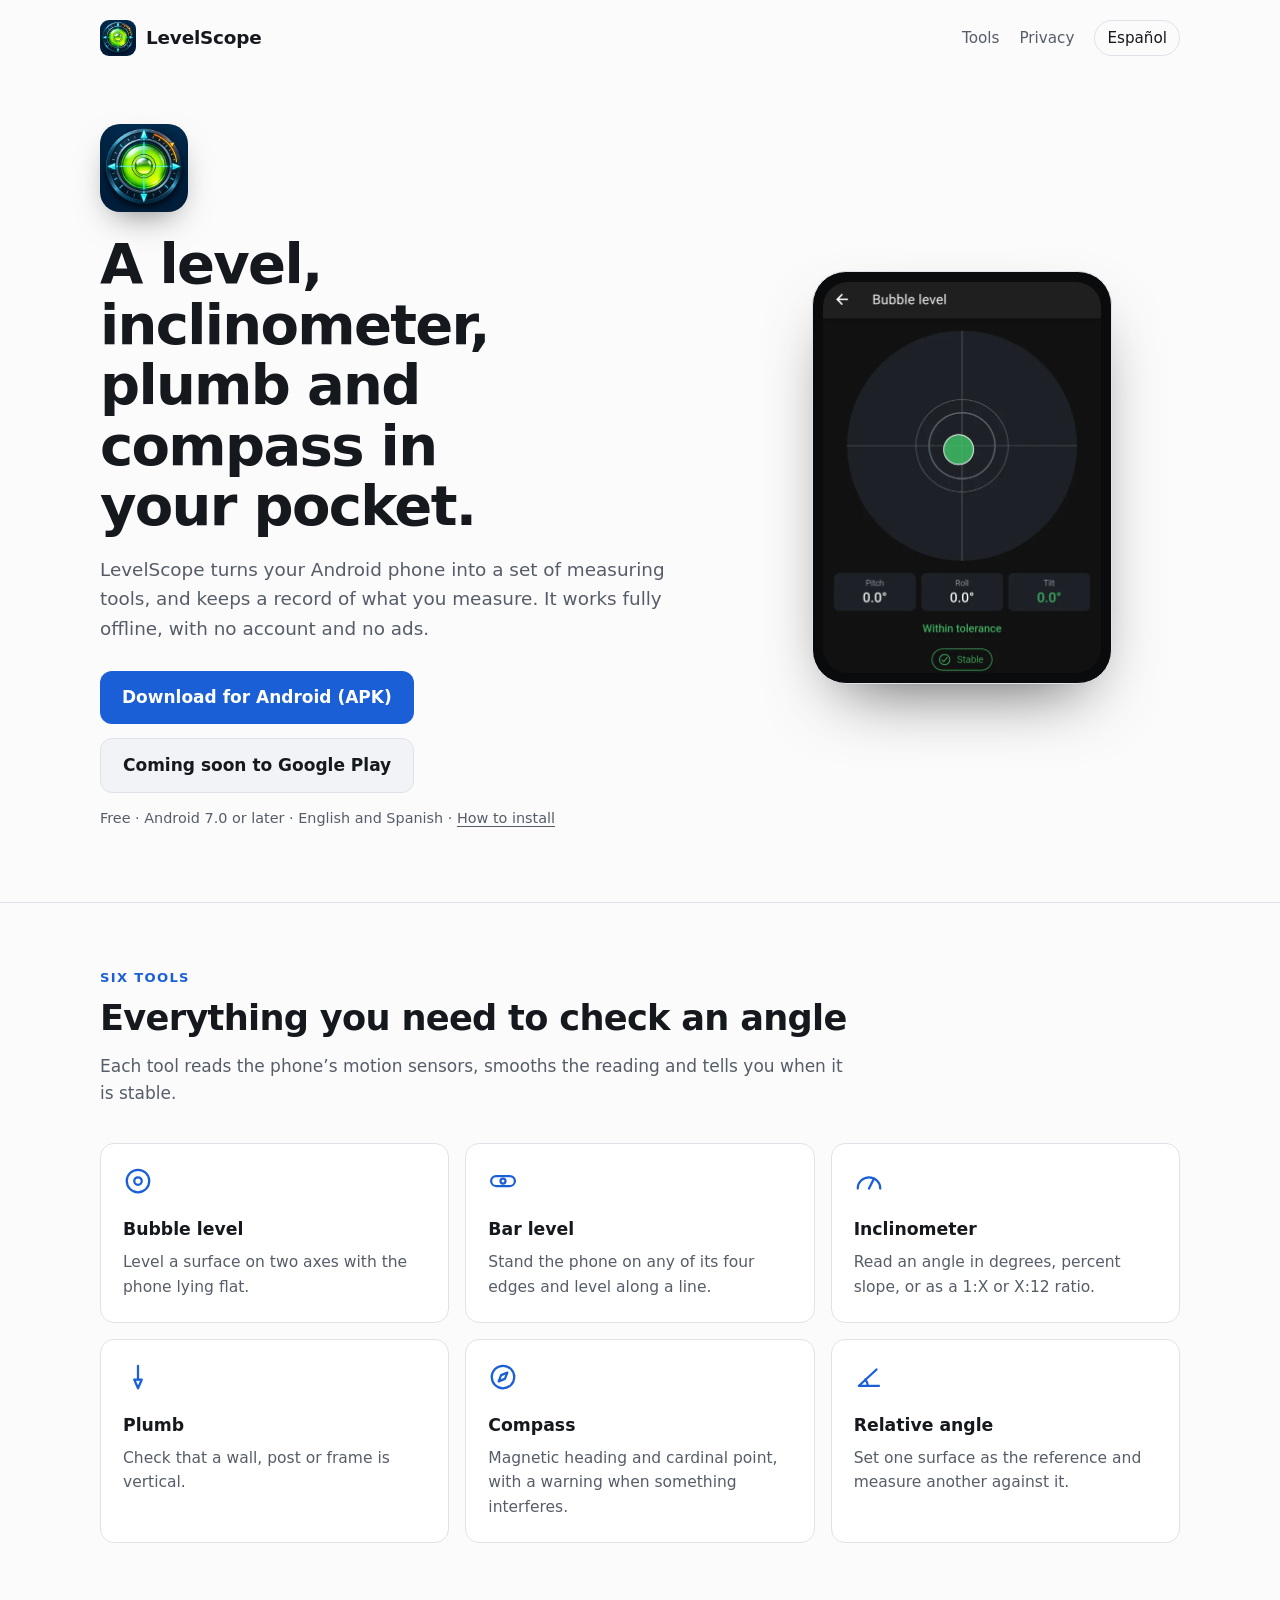
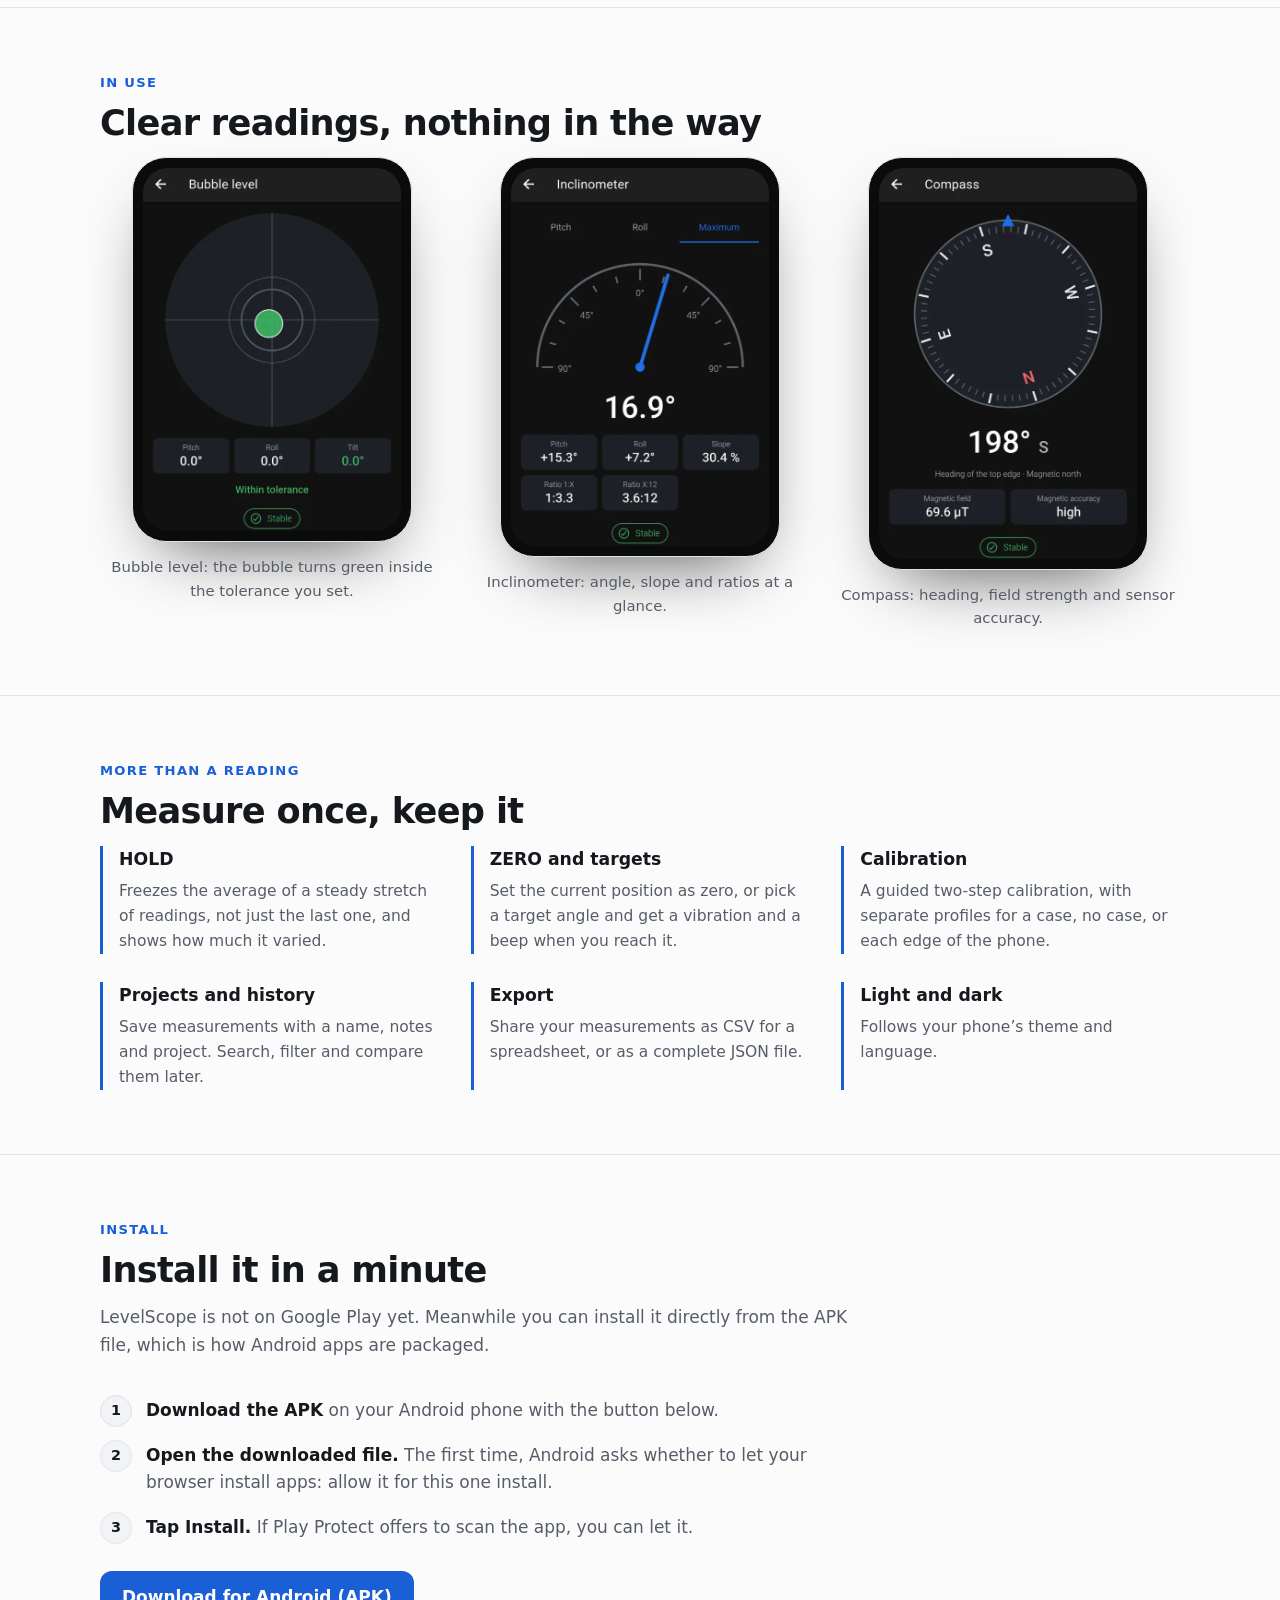
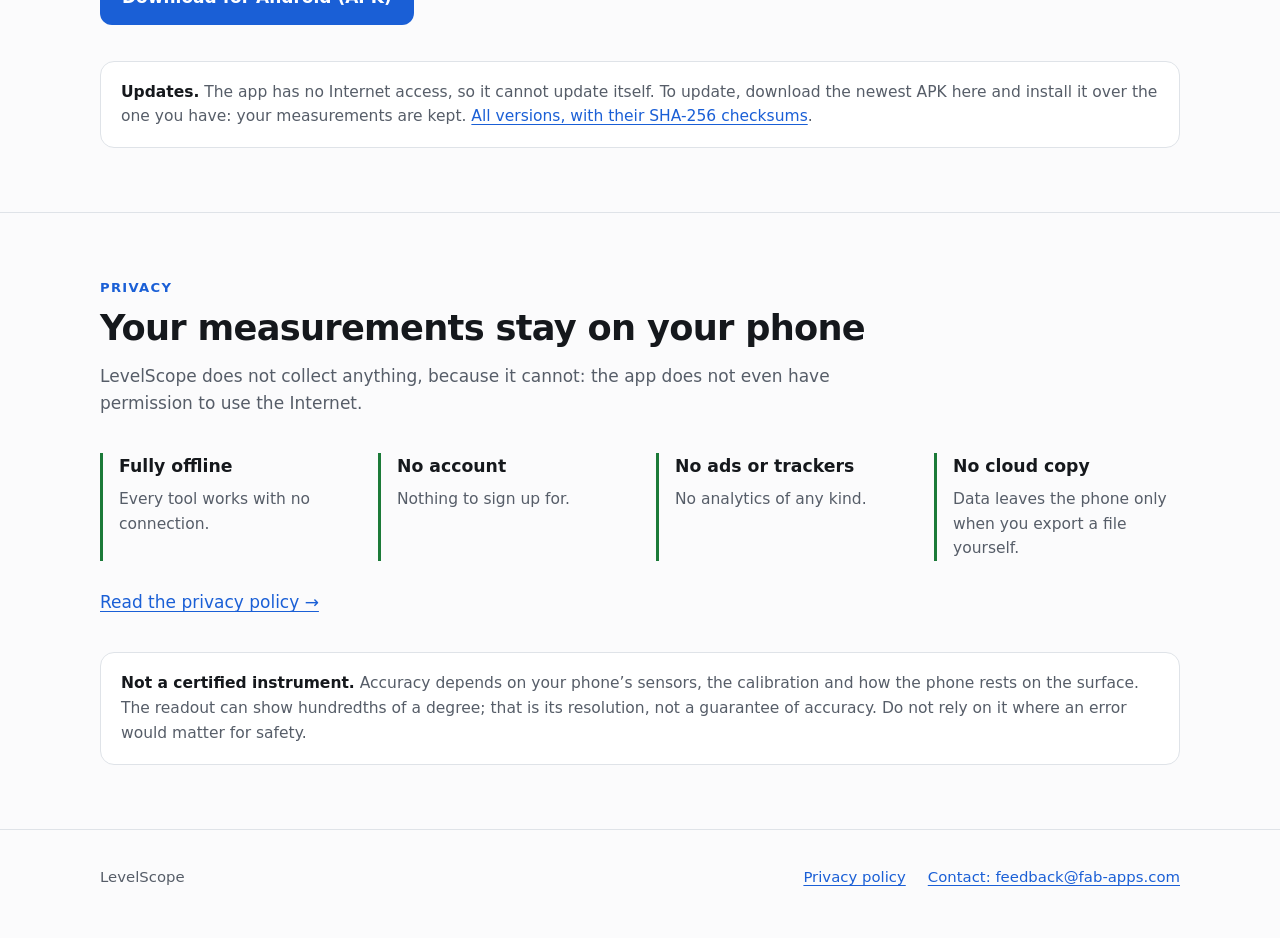
<file: index.html>
<!doctype html>
<html lang="en">
<head>
<meta charset="utf-8">
<meta name="viewport" content="width=device-width, initial-scale=1">
<title>LevelScope — bubble level, inclinometer, plumb and compass for Android</title>
<meta name="description" content="Turn your Android phone into a bubble level, inclinometer, plumb and compass. Works fully offline: no account, no ads, no Internet permission.">
<meta property="og:type" content="website">
<meta property="og:title" content="LevelScope — bubble level, inclinometer, plumb and compass for Android">
<meta property="og:description" content="Turn your Android phone into a bubble level, inclinometer, plumb and compass. Works fully offline: no account, no ads, no Internet permission.">
<meta name="theme-color" content="#0f1114">
<link rel="icon" type="image/png" sizes="32x32" href="favicon-32.png">
<link rel="icon" type="image/png" sizes="192x192" href="img/icon-192.png">
<link rel="apple-touch-icon" href="img/icon-180.png">
<link rel="stylesheet" href="styles.css">
</head>
<body>
<header class="site-header wrap">
  <a class="brand" href="index.html"><img src="img/icon-256.webp" width="36" height="36" alt=""><span>LevelScope</span></a>
  <nav class="site-nav" aria-label="Tools">
    <a class="hide-narrow" href="index.html#tools">Tools</a>
    <a class="hide-narrow" href="privacy.html">Privacy</a>
    <a class="lang" href="es/index.html" lang="es" hreflang="es">Español</a>
  </nav>
</header>
<main>
  <div class="hero wrap">
    <div>
      <img class="app-icon" src="img/icon-256.webp" width="88" height="88" alt="LevelScope app icon">
      <h1>A level, inclinometer, plumb and compass in your pocket.</h1>
      <p>LevelScope turns your Android phone into a set of measuring tools, and keeps a record of what you measure. It works fully offline, with no account and no ads.</p>
      <div class="cta">
        <a class="button" href="https://github.com/franbenaglia/levelScopeLanding/releases/latest/download/LevelScope.apk">Download for Android (APK)</a>
        <!-- Cuando la app esté en Google Play, reemplazar este <span> por:
             <a class="button" href="https://play.google.com/store/apps/details?id=com.levelscope.app">…</a> -->
        <span class="button soon">Coming soon to Google Play</span>
        <small>Free · Android 7.0 or later · English and Spanish · <a href="#install">How to install</a></small>
      </div>
    </div>
    <div class="phone"><img src="img/en-level.webp" width="560" height="787" alt="LevelScope bubble level showing a level surface, within tolerance"></div>
  </div>

  <section id="tools">
    <div class="wrap">
      <p class="eyebrow">Six tools</p>
      <h2>Everything you need to check an angle</h2>
      <p class="lead">Each tool reads the phone’s motion sensors, smooths the reading and tells you when it is stable.</p>
      <ul class="tools">
      <li><svg viewBox="0 0 24 24" fill="none" stroke="currentColor" stroke-width="1.8" stroke-linecap="round" stroke-linejoin="round" aria-hidden="true"><circle cx="12" cy="12" r="9"/><circle cx="12" cy="12" r="3"/></svg><h3>Bubble level</h3><p>Level a surface on two axes with the phone lying flat.</p></li>
      <li><svg viewBox="0 0 24 24" fill="none" stroke="currentColor" stroke-width="1.8" stroke-linecap="round" stroke-linejoin="round" aria-hidden="true"><rect x="2.5" y="8" width="19" height="8" rx="4"/><circle cx="12" cy="12" r="2"/></svg><h3>Bar level</h3><p>Stand the phone on any of its four edges and level along a line.</p></li>
      <li><svg viewBox="0 0 24 24" fill="none" stroke="currentColor" stroke-width="1.8" stroke-linecap="round" stroke-linejoin="round" aria-hidden="true"><path d="M3 18a9 9 0 0 1 18 0"/><path d="M12 18l4-8"/></svg><h3>Inclinometer</h3><p>Read an angle in degrees, percent slope, or as a 1:X or X:12 ratio.</p></li>
      <li><svg viewBox="0 0 24 24" fill="none" stroke="currentColor" stroke-width="1.8" stroke-linecap="round" stroke-linejoin="round" aria-hidden="true"><path d="M12 3v11"/><path d="M9 14h6l-3 7z"/></svg><h3>Plumb</h3><p>Check that a wall, post or frame is vertical.</p></li>
      <li><svg viewBox="0 0 24 24" fill="none" stroke="currentColor" stroke-width="1.8" stroke-linecap="round" stroke-linejoin="round" aria-hidden="true"><circle cx="12" cy="12" r="9"/><path d="M15.5 8.5l-2 5-5 2 2-5z"/></svg><h3>Compass</h3><p>Magnetic heading and cardinal point, with a warning when something interferes.</p></li>
      <li><svg viewBox="0 0 24 24" fill="none" stroke="currentColor" stroke-width="1.8" stroke-linecap="round" stroke-linejoin="round" aria-hidden="true"><path d="M4 19h16"/><path d="M4 19L18 6"/><path d="M11 19a8 8 0 0 0-2-5"/></svg><h3>Relative angle</h3><p>Set one surface as the reference and measure another against it.</p></li>
      </ul>
    </div>
  </section>

  <section>
    <div class="wrap">
      <p class="eyebrow">In use</p>
      <h2>Clear readings, nothing in the way</h2>
      <div class="shots">
      <figure>
        <div class="phone"><img src="img/en-level.webp" width="560" height="787" loading="lazy" alt="Bubble level screen with the bubble centered and the text Within tolerance"></div>
        <figcaption>Bubble level: the bubble turns green inside the tolerance you set.</figcaption>
      </figure>
      <figure>
        <div class="phone"><img src="img/en-inclinometer.webp" width="560" height="819" loading="lazy" alt="Inclinometer screen with a dial reading 16.9 degrees and a 30.4 percent slope"></div>
        <figcaption>Inclinometer: angle, slope and ratios at a glance.</figcaption>
      </figure>
      <figure>
        <div class="phone"><img src="img/en-compass.webp" width="560" height="847" loading="lazy" alt="Compass screen with the compass rose and the heading in degrees"></div>
        <figcaption>Compass: heading, field strength and sensor accuracy.</figcaption>
      </figure>
      </div>
    </div>
  </section>

  <section>
    <div class="wrap">
      <p class="eyebrow">More than a reading</p>
      <h2>Measure once, keep it</h2>
      <ul class="points six">
      <li><h3>HOLD</h3><p>Freezes the average of a steady stretch of readings, not just the last one, and shows how much it varied.</p></li>
      <li><h3>ZERO and targets</h3><p>Set the current position as zero, or pick a target angle and get a vibration and a beep when you reach it.</p></li>
      <li><h3>Calibration</h3><p>A guided two-step calibration, with separate profiles for a case, no case, or each edge of the phone.</p></li>
      <li><h3>Projects and history</h3><p>Save measurements with a name, notes and project. Search, filter and compare them later.</p></li>
      <li><h3>Export</h3><p>Share your measurements as CSV for a spreadsheet, or as a complete JSON file.</p></li>
      <li><h3>Light and dark</h3><p>Follows your phone’s theme and language.</p></li>
      </ul>
    </div>
  </section>

  <section id="install">
    <div class="wrap">
      <p class="eyebrow">Install</p>
      <h2>Install it in a minute</h2>
      <p class="lead">LevelScope is not on Google Play yet. Meanwhile you can install it directly from the APK file, which is how Android apps are packaged.</p>
      <ol class="steps">
        <li><strong>Download the APK</strong> on your Android phone with the button below.</li>
        <li><strong>Open the downloaded file.</strong> The first time, Android asks whether to let your browser install apps: allow it for this one install.</li>
        <li><strong>Tap Install.</strong> If Play Protect offers to scan the app, you can let it.</li>
      </ol>
      <p style="margin: 28px 0 0"><a class="button" href="https://github.com/franbenaglia/levelScopeLanding/releases/latest/download/LevelScope.apk">Download for Android (APK)</a></p>
      <p class="note"><strong>Updates.</strong> The app has no Internet access, so it cannot update itself. To update, download the newest APK here and install it over the one you have: your measurements are kept. <a href="https://github.com/franbenaglia/levelScopeLanding/releases">All versions, with their SHA-256 checksums</a>.</p>
    </div>
  </section>

  <section class="privacy" id="privacy">
    <div class="wrap">
      <p class="eyebrow">Privacy</p>
      <h2>Your measurements stay on your phone</h2>
      <p class="lead">LevelScope does not collect anything, because it cannot: the app does not even have permission to use the Internet.</p>
      <ul class="points">
      <li><h3>Fully offline</h3><p>Every tool works with no connection.</p></li>
      <li><h3>No account</h3><p>Nothing to sign up for.</p></li>
      <li><h3>No ads or trackers</h3><p>No analytics of any kind.</p></li>
      <li><h3>No cloud copy</h3><p>Data leaves the phone only when you export a file yourself.</p></li>
      </ul>
      <p class="lead" style="margin: 28px 0 0"><a href="privacy.html">Read the privacy policy →</a></p>
      <p class="note"><strong>Not a certified instrument.</strong> Accuracy depends on your phone’s sensors, the calibration and how the phone rests on the surface. The readout can show hundredths of a degree; that is its resolution, not a guarantee of accuracy. Do not rely on it where an error would matter for safety.</p>
    </div>
  </section>
</main>
<footer class="site-footer">
  <div class="wrap">
    <span>LevelScope</span>
    <nav aria-label="Privacy">
      <a href="privacy.html">Privacy policy</a>
      <a href="mailto:feedback@fab-apps.com">Contact: feedback@fab-apps.com</a>
    </nav>
  </div>
</footer>
</body>
</html>
</file>
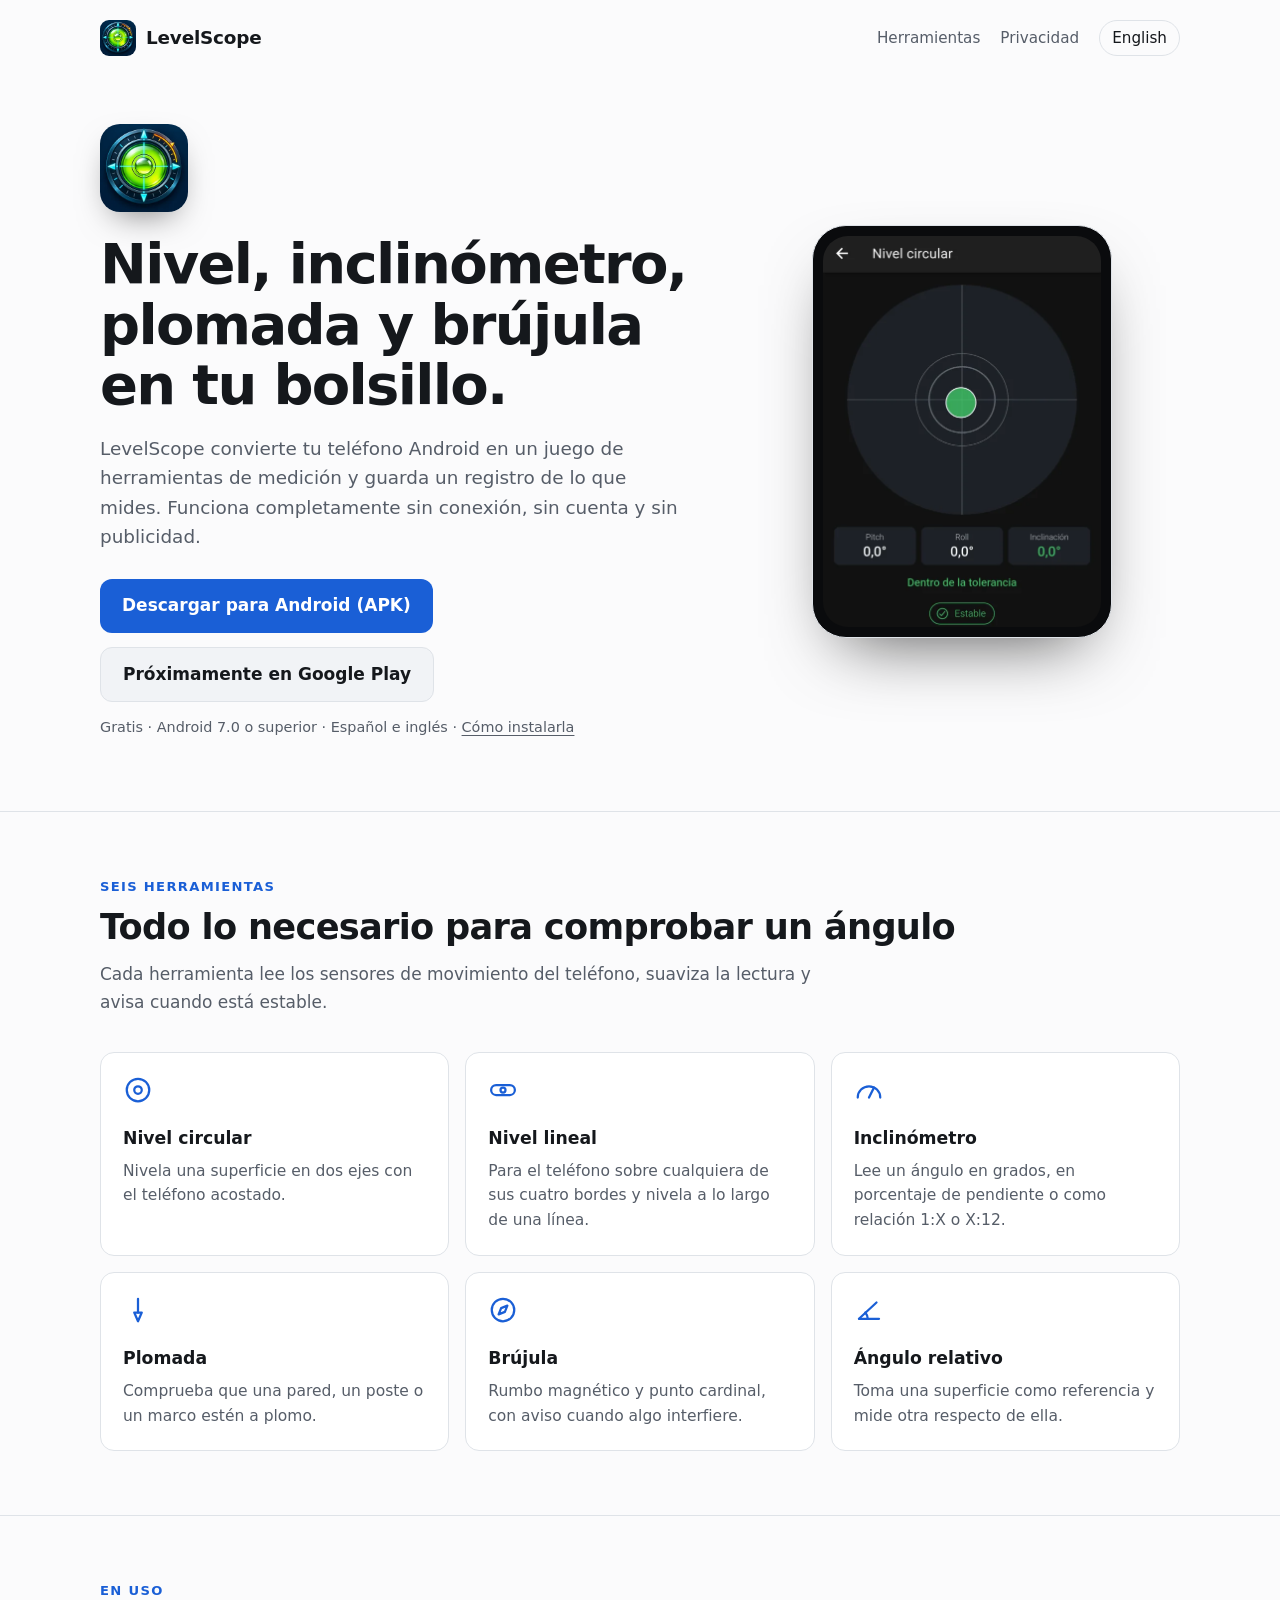
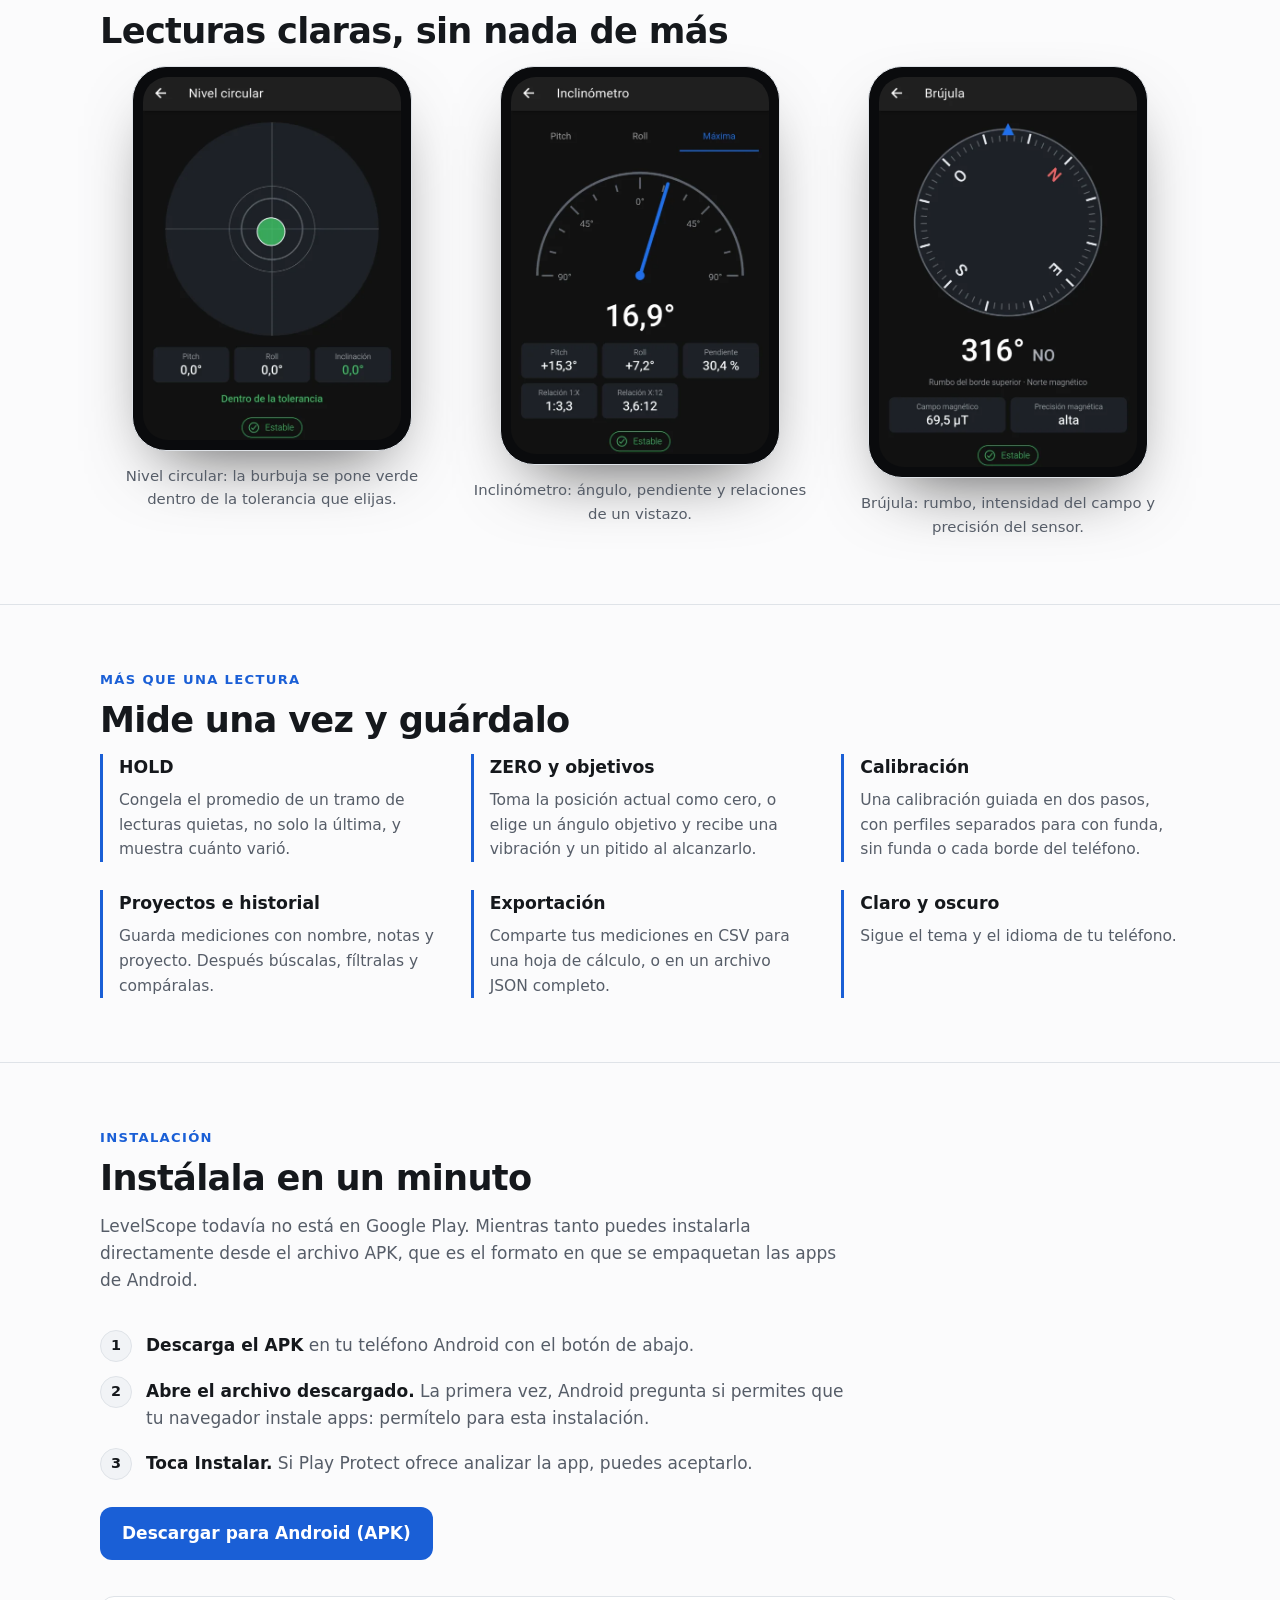
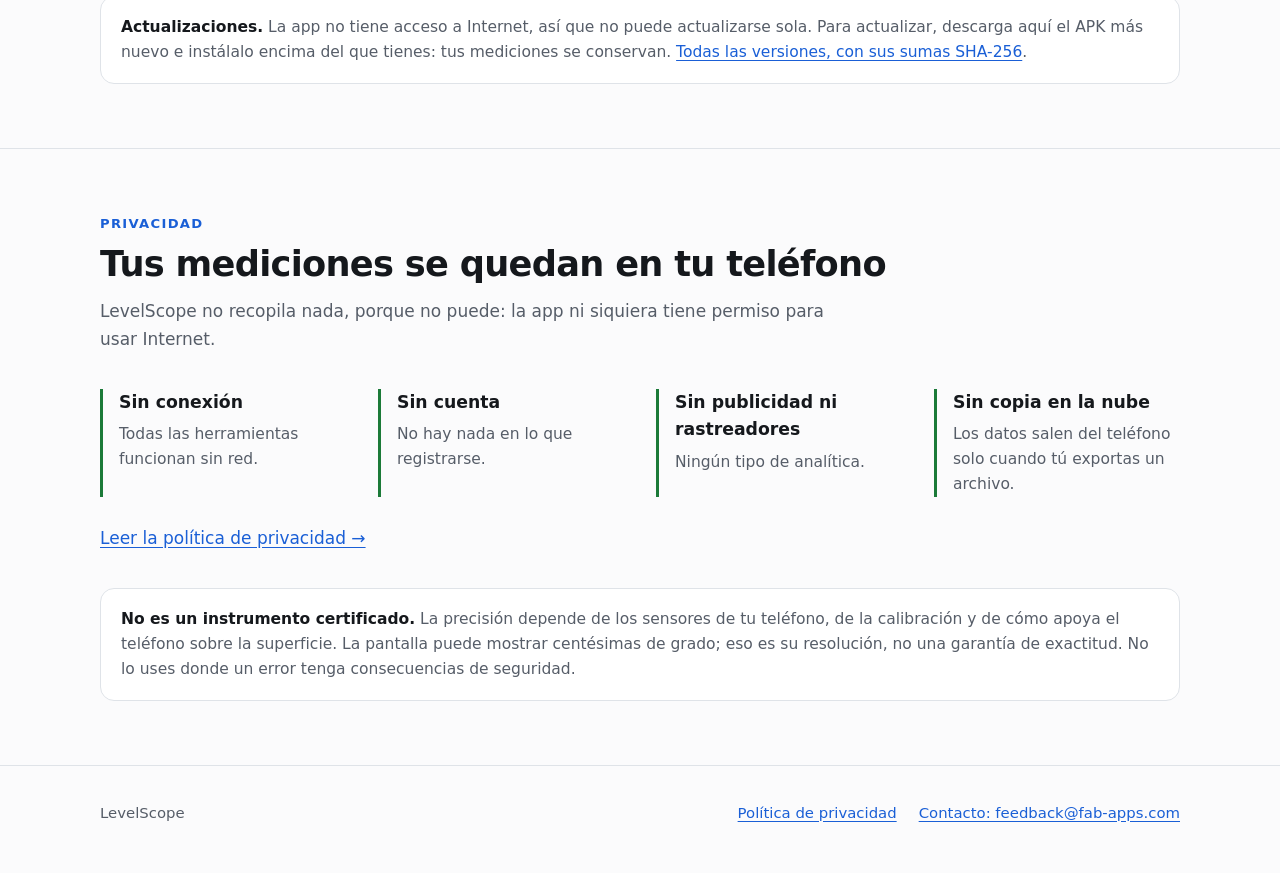
<file: es/index.html>
<!doctype html>
<html lang="es">
<head>
<meta charset="utf-8">
<meta name="viewport" content="width=device-width, initial-scale=1">
<title>LevelScope — nivel de burbuja, inclinómetro, plomada y brújula para Android</title>
<meta name="description" content="Convierte tu teléfono Android en nivel de burbuja, inclinómetro, plomada y brújula. Funciona sin conexión: sin cuenta, sin publicidad y sin permiso de Internet.">
<meta property="og:type" content="website">
<meta property="og:title" content="LevelScope — nivel de burbuja, inclinómetro, plomada y brújula para Android">
<meta property="og:description" content="Convierte tu teléfono Android en nivel de burbuja, inclinómetro, plomada y brújula. Funciona sin conexión: sin cuenta, sin publicidad y sin permiso de Internet.">
<meta name="theme-color" content="#0f1114">
<link rel="icon" type="image/png" sizes="32x32" href="../favicon-32.png">
<link rel="icon" type="image/png" sizes="192x192" href="../img/icon-192.png">
<link rel="apple-touch-icon" href="../img/icon-180.png">
<link rel="stylesheet" href="../styles.css">
</head>
<body>
<header class="site-header wrap">
  <a class="brand" href="index.html"><img src="../img/icon-256.webp" width="36" height="36" alt=""><span>LevelScope</span></a>
  <nav class="site-nav" aria-label="Herramientas">
    <a class="hide-narrow" href="index.html#tools">Herramientas</a>
    <a class="hide-narrow" href="privacy.html">Privacidad</a>
    <a class="lang" href="../index.html" lang="en" hreflang="en">English</a>
  </nav>
</header>
<main>
  <div class="hero wrap">
    <div>
      <img class="app-icon" src="../img/icon-256.webp" width="88" height="88" alt="Ícono de la app LevelScope">
      <h1>Nivel, inclinómetro, plomada y brújula en tu bolsillo.</h1>
      <p>LevelScope convierte tu teléfono Android en un juego de herramientas de medición y guarda un registro de lo que mides. Funciona completamente sin conexión, sin cuenta y sin publicidad.</p>
      <div class="cta">
        <a class="button" href="https://github.com/franbenaglia/levelScopeLanding/releases/latest/download/LevelScope.apk">Descargar para Android (APK)</a>
        <!-- Cuando la app esté en Google Play, reemplazar este <span> por:
             <a class="button" href="https://play.google.com/store/apps/details?id=com.levelscope.app">…</a> -->
        <span class="button soon">Próximamente en Google Play</span>
        <small>Gratis · Android 7.0 o superior · Español e inglés · <a href="#install">Cómo instalarla</a></small>
      </div>
    </div>
    <div class="phone"><img src="../img/es-level.webp" width="560" height="787" alt="Nivel circular de LevelScope sobre una superficie nivelada, dentro de la tolerancia"></div>
  </div>

  <section id="tools">
    <div class="wrap">
      <p class="eyebrow">Seis herramientas</p>
      <h2>Todo lo necesario para comprobar un ángulo</h2>
      <p class="lead">Cada herramienta lee los sensores de movimiento del teléfono, suaviza la lectura y avisa cuando está estable.</p>
      <ul class="tools">
      <li><svg viewBox="0 0 24 24" fill="none" stroke="currentColor" stroke-width="1.8" stroke-linecap="round" stroke-linejoin="round" aria-hidden="true"><circle cx="12" cy="12" r="9"/><circle cx="12" cy="12" r="3"/></svg><h3>Nivel circular</h3><p>Nivela una superficie en dos ejes con el teléfono acostado.</p></li>
      <li><svg viewBox="0 0 24 24" fill="none" stroke="currentColor" stroke-width="1.8" stroke-linecap="round" stroke-linejoin="round" aria-hidden="true"><rect x="2.5" y="8" width="19" height="8" rx="4"/><circle cx="12" cy="12" r="2"/></svg><h3>Nivel lineal</h3><p>Para el teléfono sobre cualquiera de sus cuatro bordes y nivela a lo largo de una línea.</p></li>
      <li><svg viewBox="0 0 24 24" fill="none" stroke="currentColor" stroke-width="1.8" stroke-linecap="round" stroke-linejoin="round" aria-hidden="true"><path d="M3 18a9 9 0 0 1 18 0"/><path d="M12 18l4-8"/></svg><h3>Inclinómetro</h3><p>Lee un ángulo en grados, en porcentaje de pendiente o como relación 1:X o X:12.</p></li>
      <li><svg viewBox="0 0 24 24" fill="none" stroke="currentColor" stroke-width="1.8" stroke-linecap="round" stroke-linejoin="round" aria-hidden="true"><path d="M12 3v11"/><path d="M9 14h6l-3 7z"/></svg><h3>Plomada</h3><p>Comprueba que una pared, un poste o un marco estén a plomo.</p></li>
      <li><svg viewBox="0 0 24 24" fill="none" stroke="currentColor" stroke-width="1.8" stroke-linecap="round" stroke-linejoin="round" aria-hidden="true"><circle cx="12" cy="12" r="9"/><path d="M15.5 8.5l-2 5-5 2 2-5z"/></svg><h3>Brújula</h3><p>Rumbo magnético y punto cardinal, con aviso cuando algo interfiere.</p></li>
      <li><svg viewBox="0 0 24 24" fill="none" stroke="currentColor" stroke-width="1.8" stroke-linecap="round" stroke-linejoin="round" aria-hidden="true"><path d="M4 19h16"/><path d="M4 19L18 6"/><path d="M11 19a8 8 0 0 0-2-5"/></svg><h3>Ángulo relativo</h3><p>Toma una superficie como referencia y mide otra respecto de ella.</p></li>
      </ul>
    </div>
  </section>

  <section>
    <div class="wrap">
      <p class="eyebrow">En uso</p>
      <h2>Lecturas claras, sin nada de más</h2>
      <div class="shots">
      <figure>
        <div class="phone"><img src="../img/es-level.webp" width="560" height="787" loading="lazy" alt="Pantalla del nivel circular con la burbuja centrada y el texto Dentro de la tolerancia"></div>
        <figcaption>Nivel circular: la burbuja se pone verde dentro de la tolerancia que elijas.</figcaption>
      </figure>
      <figure>
        <div class="phone"><img src="../img/es-inclinometer.webp" width="560" height="819" loading="lazy" alt="Pantalla del inclinómetro con un dial que marca 16,9 grados y una pendiente de 30,4 por ciento"></div>
        <figcaption>Inclinómetro: ángulo, pendiente y relaciones de un vistazo.</figcaption>
      </figure>
      <figure>
        <div class="phone"><img src="../img/es-compass.webp" width="560" height="847" loading="lazy" alt="Pantalla de la brújula con la rosa de los vientos y el rumbo en grados"></div>
        <figcaption>Brújula: rumbo, intensidad del campo y precisión del sensor.</figcaption>
      </figure>
      </div>
    </div>
  </section>

  <section>
    <div class="wrap">
      <p class="eyebrow">Más que una lectura</p>
      <h2>Mide una vez y guárdalo</h2>
      <ul class="points six">
      <li><h3>HOLD</h3><p>Congela el promedio de un tramo de lecturas quietas, no solo la última, y muestra cuánto varió.</p></li>
      <li><h3>ZERO y objetivos</h3><p>Toma la posición actual como cero, o elige un ángulo objetivo y recibe una vibración y un pitido al alcanzarlo.</p></li>
      <li><h3>Calibración</h3><p>Una calibración guiada en dos pasos, con perfiles separados para con funda, sin funda o cada borde del teléfono.</p></li>
      <li><h3>Proyectos e historial</h3><p>Guarda mediciones con nombre, notas y proyecto. Después búscalas, fíltralas y compáralas.</p></li>
      <li><h3>Exportación</h3><p>Comparte tus mediciones en CSV para una hoja de cálculo, o en un archivo JSON completo.</p></li>
      <li><h3>Claro y oscuro</h3><p>Sigue el tema y el idioma de tu teléfono.</p></li>
      </ul>
    </div>
  </section>

  <section id="install">
    <div class="wrap">
      <p class="eyebrow">Instalación</p>
      <h2>Instálala en un minuto</h2>
      <p class="lead">LevelScope todavía no está en Google Play. Mientras tanto puedes instalarla directamente desde el archivo APK, que es el formato en que se empaquetan las apps de Android.</p>
      <ol class="steps">
        <li><strong>Descarga el APK</strong> en tu teléfono Android con el botón de abajo.</li>
        <li><strong>Abre el archivo descargado.</strong> La primera vez, Android pregunta si permites que tu navegador instale apps: permítelo para esta instalación.</li>
        <li><strong>Toca Instalar.</strong> Si Play Protect ofrece analizar la app, puedes aceptarlo.</li>
      </ol>
      <p style="margin: 28px 0 0"><a class="button" href="https://github.com/franbenaglia/levelScopeLanding/releases/latest/download/LevelScope.apk">Descargar para Android (APK)</a></p>
      <p class="note"><strong>Actualizaciones.</strong> La app no tiene acceso a Internet, así que no puede actualizarse sola. Para actualizar, descarga aquí el APK más nuevo e instálalo encima del que tienes: tus mediciones se conservan. <a href="https://github.com/franbenaglia/levelScopeLanding/releases">Todas las versiones, con sus sumas SHA-256</a>.</p>
    </div>
  </section>

  <section class="privacy" id="privacy">
    <div class="wrap">
      <p class="eyebrow">Privacidad</p>
      <h2>Tus mediciones se quedan en tu teléfono</h2>
      <p class="lead">LevelScope no recopila nada, porque no puede: la app ni siquiera tiene permiso para usar Internet.</p>
      <ul class="points">
      <li><h3>Sin conexión</h3><p>Todas las herramientas funcionan sin red.</p></li>
      <li><h3>Sin cuenta</h3><p>No hay nada en lo que registrarse.</p></li>
      <li><h3>Sin publicidad ni rastreadores</h3><p>Ningún tipo de analítica.</p></li>
      <li><h3>Sin copia en la nube</h3><p>Los datos salen del teléfono solo cuando tú exportas un archivo.</p></li>
      </ul>
      <p class="lead" style="margin: 28px 0 0"><a href="privacy.html">Leer la política de privacidad →</a></p>
      <p class="note"><strong>No es un instrumento certificado.</strong> La precisión depende de los sensores de tu teléfono, de la calibración y de cómo apoya el teléfono sobre la superficie. La pantalla puede mostrar centésimas de grado; eso es su resolución, no una garantía de exactitud. No lo uses donde un error tenga consecuencias de seguridad.</p>
    </div>
  </section>
</main>
<footer class="site-footer">
  <div class="wrap">
    <span>LevelScope</span>
    <nav aria-label="Privacidad">
      <a href="privacy.html">Política de privacidad</a>
      <a href="mailto:feedback@fab-apps.com">Contacto: feedback@fab-apps.com</a>
    </nav>
  </div>
</footer>
</body>
</html>
</file>
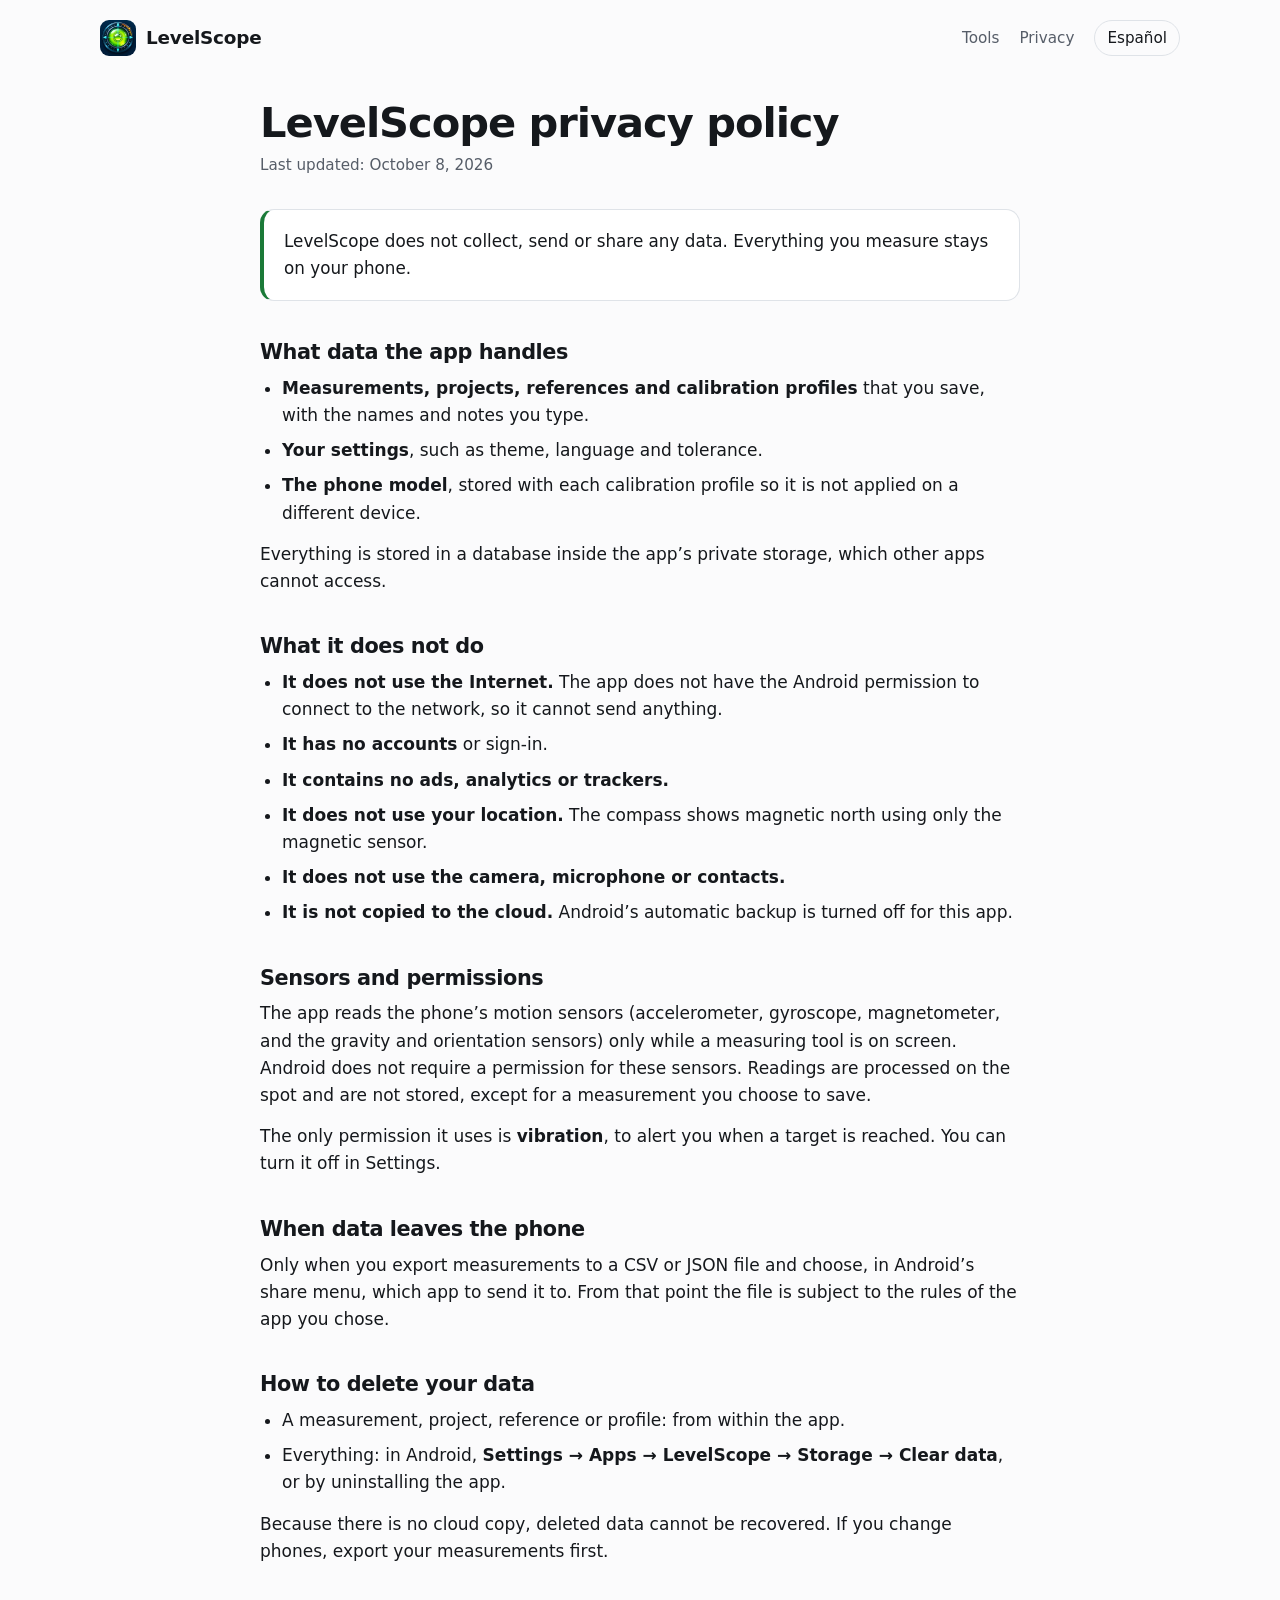
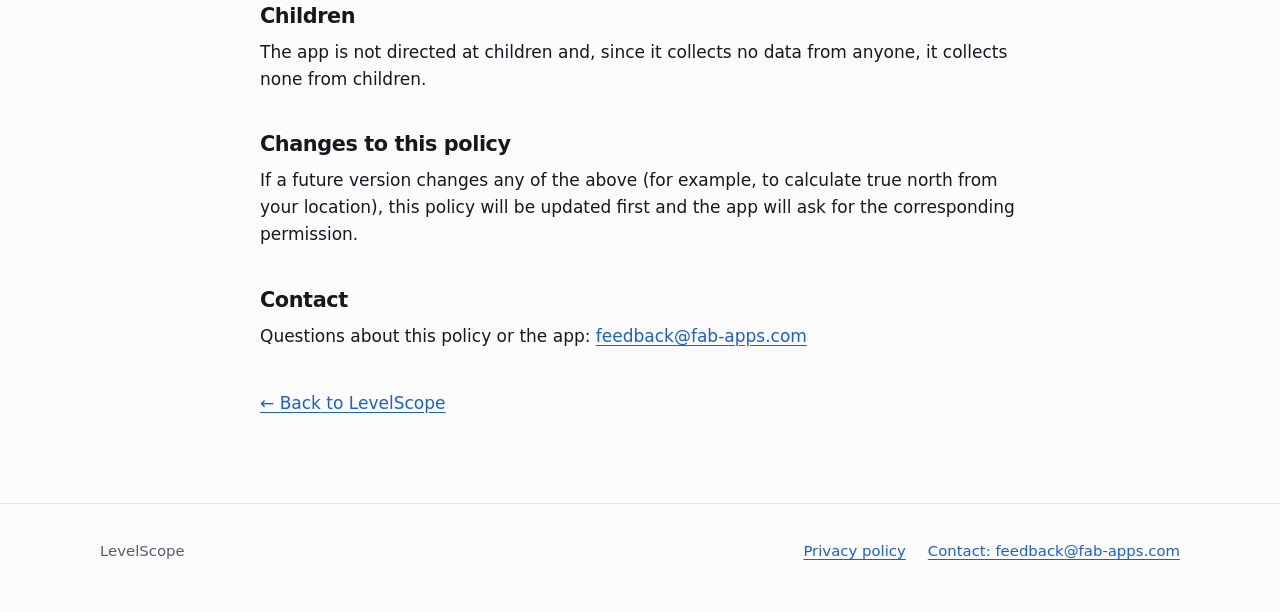
<file: privacy.html>
<!doctype html>
<html lang="en">
<head>
<meta charset="utf-8">
<meta name="viewport" content="width=device-width, initial-scale=1">
<title>Privacy policy — LevelScope</title>
<meta name="description" content="Turn your Android phone into a bubble level, inclinometer, plumb and compass. Works fully offline: no account, no ads, no Internet permission.">
<meta property="og:type" content="website">
<meta property="og:title" content="Privacy policy — LevelScope">
<meta property="og:description" content="Turn your Android phone into a bubble level, inclinometer, plumb and compass. Works fully offline: no account, no ads, no Internet permission.">
<meta name="theme-color" content="#0f1114">
<link rel="icon" type="image/png" sizes="32x32" href="favicon-32.png">
<link rel="icon" type="image/png" sizes="192x192" href="img/icon-192.png">
<link rel="apple-touch-icon" href="img/icon-180.png">
<link rel="stylesheet" href="styles.css">
</head>
<body>
<header class="site-header wrap">
  <a class="brand" href="index.html"><img src="img/icon-256.webp" width="36" height="36" alt=""><span>LevelScope</span></a>
  <nav class="site-nav" aria-label="Tools">
    <a class="hide-narrow" href="index.html#tools">Tools</a>
    <a class="hide-narrow" href="privacy.html">Privacy</a>
    <a class="lang" href="es/privacy.html" lang="es" hreflang="es">Español</a>
  </nav>
</header>
<main class="doc wrap">
  <h1>LevelScope privacy policy</h1>
  <p class="updated">Last updated: October 8, 2026</p>

<p class="summary">LevelScope does not collect, send or share any data. Everything you measure stays on your phone.</p>

<h2>What data the app handles</h2>
<ul>
<li><strong>Measurements, projects, references and calibration profiles</strong> that you save, with the names and notes you type.</li>
<li><strong>Your settings</strong>, such as theme, language and tolerance.</li>
<li><strong>The phone model</strong>, stored with each calibration profile so it is not applied on a different device.</li>
</ul>
<p>Everything is stored in a database inside the app’s private storage, which other apps cannot access.</p>

<h2>What it does not do</h2>
<ul>
<li><strong>It does not use the Internet.</strong> The app does not have the Android permission to connect to the network, so it cannot send anything.</li>
<li><strong>It has no accounts</strong> or sign-in.</li>
<li><strong>It contains no ads, analytics or trackers.</strong></li>
<li><strong>It does not use your location.</strong> The compass shows magnetic north using only the magnetic sensor.</li>
<li><strong>It does not use the camera, microphone or contacts.</strong></li>
<li><strong>It is not copied to the cloud.</strong> Android’s automatic backup is turned off for this app.</li>
</ul>

<h2>Sensors and permissions</h2>
<p>The app reads the phone’s motion sensors (accelerometer, gyroscope, magnetometer, and the gravity and orientation sensors) only while a measuring tool is on screen. Android does not require a permission for these sensors. Readings are processed on the spot and are not stored, except for a measurement you choose to save.</p>
<p>The only permission it uses is <strong>vibration</strong>, to alert you when a target is reached. You can turn it off in Settings.</p>

<h2>When data leaves the phone</h2>
<p>Only when you export measurements to a CSV or JSON file and choose, in Android’s share menu, which app to send it to. From that point the file is subject to the rules of the app you chose.</p>

<h2>How to delete your data</h2>
<ul>
<li>A measurement, project, reference or profile: from within the app.</li>
<li>Everything: in Android, <strong>Settings → Apps → LevelScope → Storage → Clear data</strong>, or by uninstalling the app.</li>
</ul>
<p>Because there is no cloud copy, deleted data cannot be recovered. If you change phones, export your measurements first.</p>

<h2>Children</h2>
<p>The app is not directed at children and, since it collects no data from anyone, it collects none from children.</p>

<h2>Changes to this policy</h2>
<p>If a future version changes any of the above (for example, to calculate true north from your location), this policy will be updated first and the app will ask for the corresponding permission.</p>

<h2>Contact</h2>
<p>Questions about this policy or the app: <a href="mailto:feedback@fab-apps.com">feedback@fab-apps.com</a></p>

  <p style="margin-top: 40px"><a href="index.html">← Back to LevelScope</a></p>
</main>
<footer class="site-footer">
  <div class="wrap">
    <span>LevelScope</span>
    <nav aria-label="Privacy">
      <a href="privacy.html">Privacy policy</a>
      <a href="mailto:feedback@fab-apps.com">Contact: feedback@fab-apps.com</a>
    </nav>
  </div>
</footer>
</body>
</html>
</file>
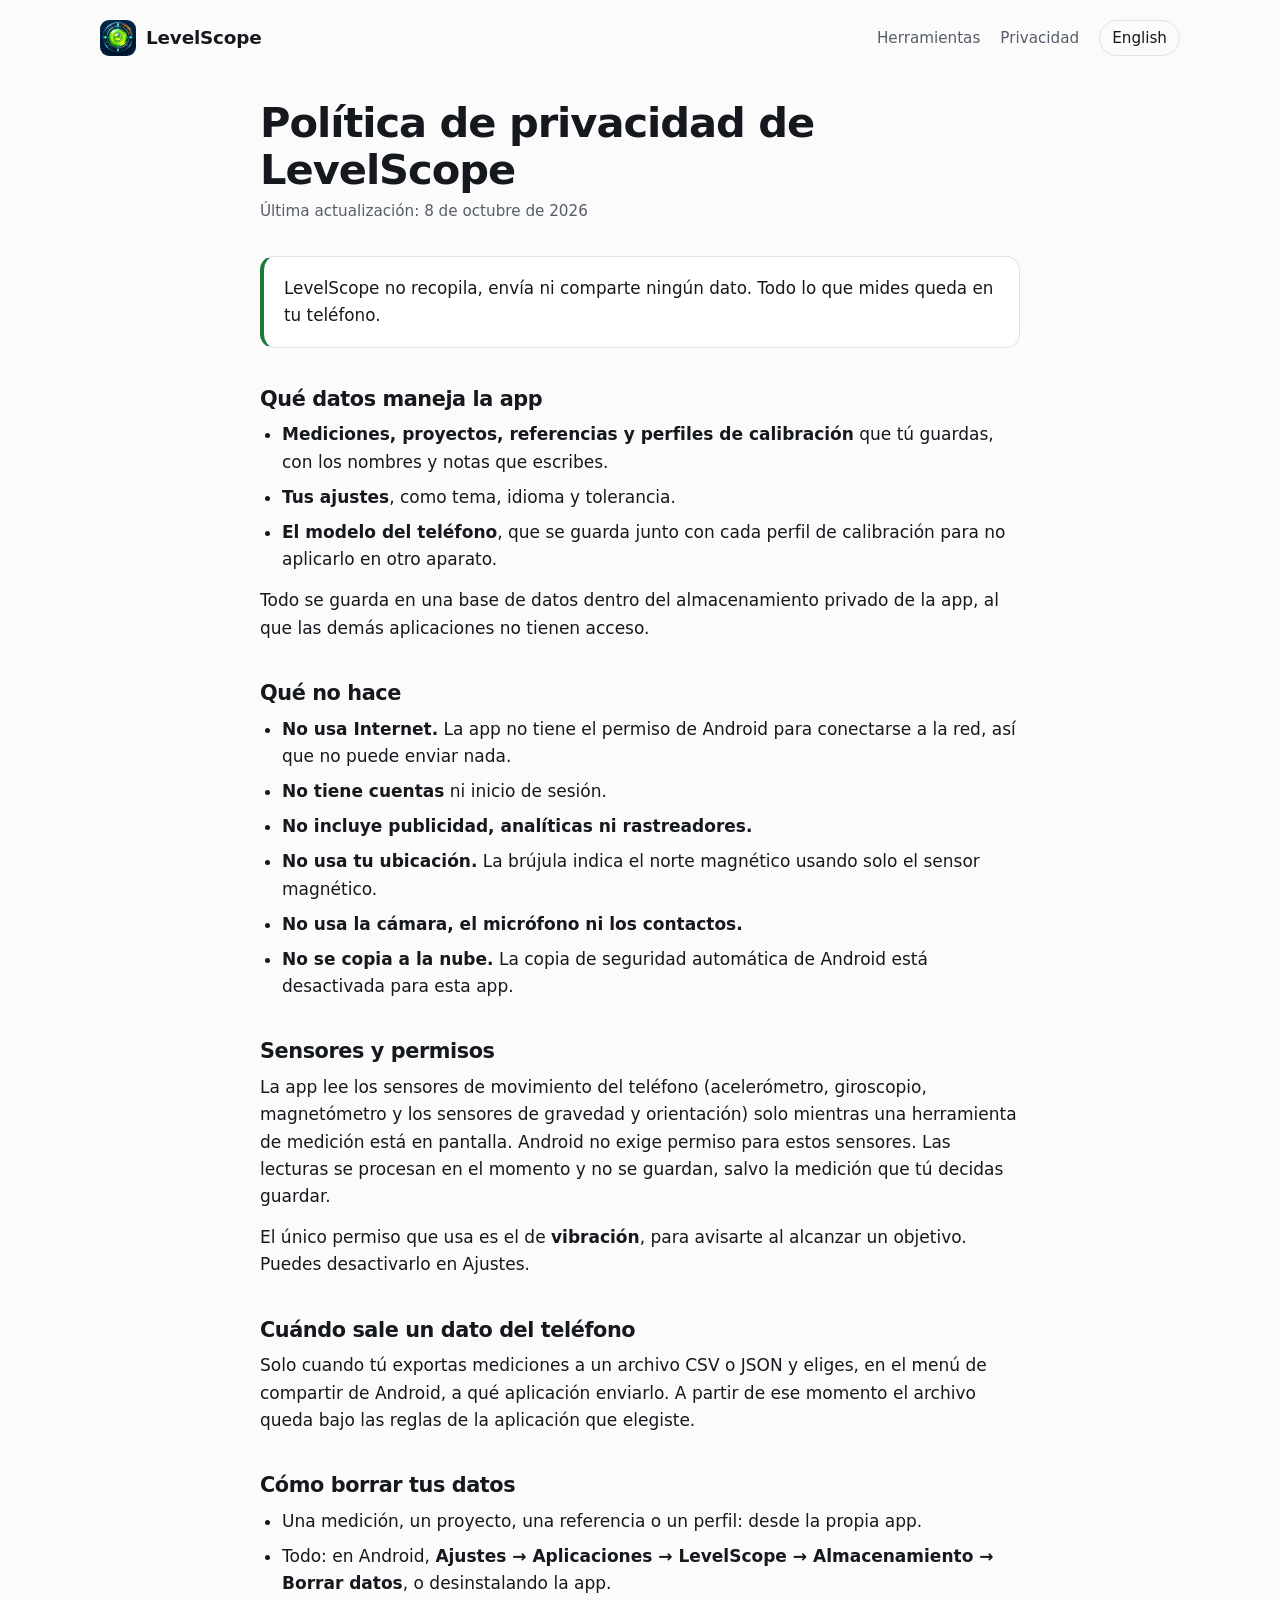
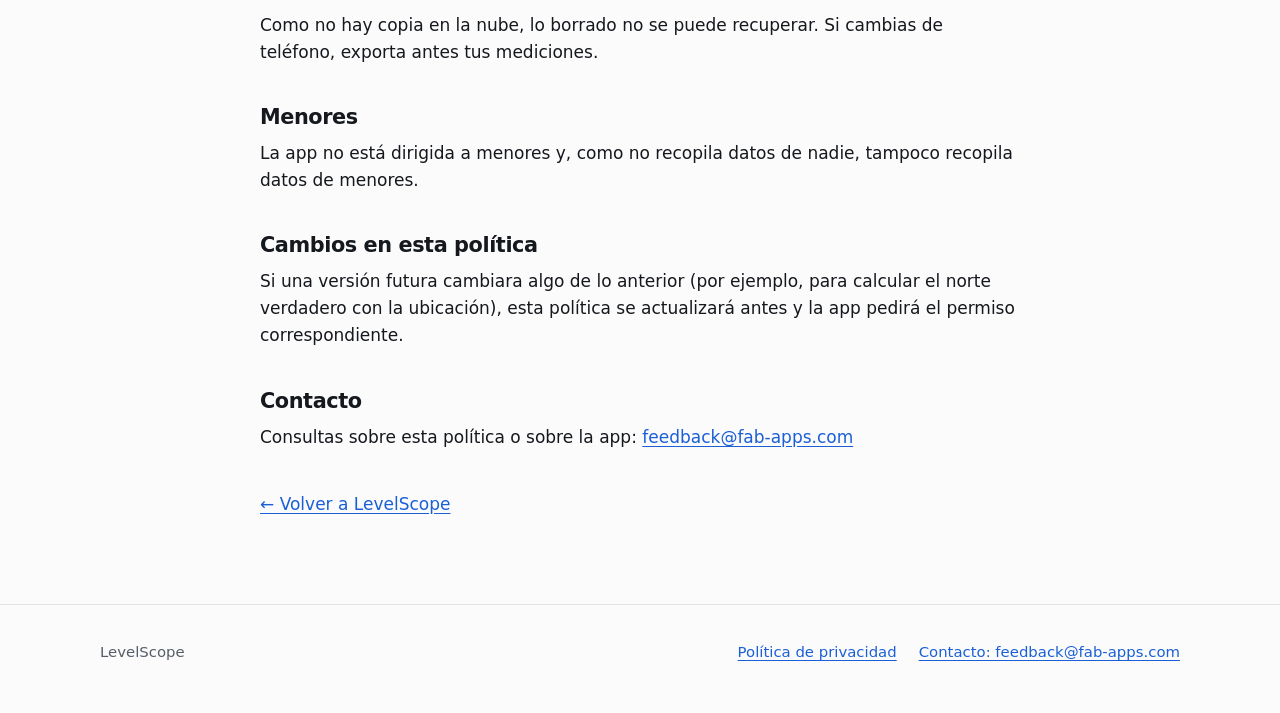
<file: es/privacy.html>
<!doctype html>
<html lang="es">
<head>
<meta charset="utf-8">
<meta name="viewport" content="width=device-width, initial-scale=1">
<title>Política de privacidad — LevelScope</title>
<meta name="description" content="Convierte tu teléfono Android en nivel de burbuja, inclinómetro, plomada y brújula. Funciona sin conexión: sin cuenta, sin publicidad y sin permiso de Internet.">
<meta property="og:type" content="website">
<meta property="og:title" content="Política de privacidad — LevelScope">
<meta property="og:description" content="Convierte tu teléfono Android en nivel de burbuja, inclinómetro, plomada y brújula. Funciona sin conexión: sin cuenta, sin publicidad y sin permiso de Internet.">
<meta name="theme-color" content="#0f1114">
<link rel="icon" type="image/png" sizes="32x32" href="../favicon-32.png">
<link rel="icon" type="image/png" sizes="192x192" href="../img/icon-192.png">
<link rel="apple-touch-icon" href="../img/icon-180.png">
<link rel="stylesheet" href="../styles.css">
</head>
<body>
<header class="site-header wrap">
  <a class="brand" href="index.html"><img src="../img/icon-256.webp" width="36" height="36" alt=""><span>LevelScope</span></a>
  <nav class="site-nav" aria-label="Herramientas">
    <a class="hide-narrow" href="index.html#tools">Herramientas</a>
    <a class="hide-narrow" href="privacy.html">Privacidad</a>
    <a class="lang" href="../privacy.html" lang="en" hreflang="en">English</a>
  </nav>
</header>
<main class="doc wrap">
  <h1>Política de privacidad de LevelScope</h1>
  <p class="updated">Última actualización: 8 de octubre de 2026</p>

<p class="summary">LevelScope no recopila, envía ni comparte ningún dato. Todo lo que mides queda en tu teléfono.</p>

<h2>Qué datos maneja la app</h2>
<ul>
<li><strong>Mediciones, proyectos, referencias y perfiles de calibración</strong> que tú guardas, con los nombres y notas que escribes.</li>
<li><strong>Tus ajustes</strong>, como tema, idioma y tolerancia.</li>
<li><strong>El modelo del teléfono</strong>, que se guarda junto con cada perfil de calibración para no aplicarlo en otro aparato.</li>
</ul>
<p>Todo se guarda en una base de datos dentro del almacenamiento privado de la app, al que las demás aplicaciones no tienen acceso.</p>

<h2>Qué no hace</h2>
<ul>
<li><strong>No usa Internet.</strong> La app no tiene el permiso de Android para conectarse a la red, así que no puede enviar nada.</li>
<li><strong>No tiene cuentas</strong> ni inicio de sesión.</li>
<li><strong>No incluye publicidad, analíticas ni rastreadores.</strong></li>
<li><strong>No usa tu ubicación.</strong> La brújula indica el norte magnético usando solo el sensor magnético.</li>
<li><strong>No usa la cámara, el micrófono ni los contactos.</strong></li>
<li><strong>No se copia a la nube.</strong> La copia de seguridad automática de Android está desactivada para esta app.</li>
</ul>

<h2>Sensores y permisos</h2>
<p>La app lee los sensores de movimiento del teléfono (acelerómetro, giroscopio, magnetómetro y los sensores de gravedad y orientación) solo mientras una herramienta de medición está en pantalla. Android no exige permiso para estos sensores. Las lecturas se procesan en el momento y no se guardan, salvo la medición que tú decidas guardar.</p>
<p>El único permiso que usa es el de <strong>vibración</strong>, para avisarte al alcanzar un objetivo. Puedes desactivarlo en Ajustes.</p>

<h2>Cuándo sale un dato del teléfono</h2>
<p>Solo cuando tú exportas mediciones a un archivo CSV o JSON y eliges, en el menú de compartir de Android, a qué aplicación enviarlo. A partir de ese momento el archivo queda bajo las reglas de la aplicación que elegiste.</p>

<h2>Cómo borrar tus datos</h2>
<ul>
<li>Una medición, un proyecto, una referencia o un perfil: desde la propia app.</li>
<li>Todo: en Android, <strong>Ajustes → Aplicaciones → LevelScope → Almacenamiento → Borrar datos</strong>, o desinstalando la app.</li>
</ul>
<p>Como no hay copia en la nube, lo borrado no se puede recuperar. Si cambias de teléfono, exporta antes tus mediciones.</p>

<h2>Menores</h2>
<p>La app no está dirigida a menores y, como no recopila datos de nadie, tampoco recopila datos de menores.</p>

<h2>Cambios en esta política</h2>
<p>Si una versión futura cambiara algo de lo anterior (por ejemplo, para calcular el norte verdadero con la ubicación), esta política se actualizará antes y la app pedirá el permiso correspondiente.</p>

<h2>Contacto</h2>
<p>Consultas sobre esta política o sobre la app: <a href="mailto:feedback@fab-apps.com">feedback@fab-apps.com</a></p>

  <p style="margin-top: 40px"><a href="index.html">← Volver a LevelScope</a></p>
</main>
<footer class="site-footer">
  <div class="wrap">
    <span>LevelScope</span>
    <nav aria-label="Privacidad">
      <a href="privacy.html">Política de privacidad</a>
      <a href="mailto:feedback@fab-apps.com">Contacto: feedback@fab-apps.com</a>
    </nav>
  </div>
</footer>
</body>
</html>
</file>
<file: styles.css>
/* LevelScope — sitio estático. Sin fuentes ni scripts externos. */

:root {
  --bg: #0f1114;
  --surface: #181b20;
  --surface-2: #1f232a;
  --line: #2b3038;
  --text: #eceef1;
  --muted: #a4abb6;
  --accent: #5b97ff;
  --accent-ink: #0b1220;
  --ok: #3fbf65;
  --radius: 14px;
  --page: 1080px;
  color-scheme: dark;
}

@media (prefers-color-scheme: light) {
  :root {
    --bg: #fbfbfc;
    --surface: #ffffff;
    --surface-2: #f1f3f6;
    --line: #dfe3e8;
    --text: #15181c;
    --muted: #565d68;
    --accent: #1a5fd6;
    --accent-ink: #ffffff;
    --ok: #1b7a38;
    color-scheme: light;
  }
}

* {
  box-sizing: border-box;
}

html {
  -webkit-text-size-adjust: 100%;
  scroll-behavior: smooth;
}

body {
  margin: 0;
  background: var(--bg);
  color: var(--text);
  font: 17px/1.6 system-ui, -apple-system, 'Segoe UI', Roboto, 'Helvetica Neue', Arial, sans-serif;
}

img {
  max-width: 100%;
  height: auto;
  display: block;
}

a {
  color: var(--accent);
  text-underline-offset: 3px;
}

a:focus-visible,
.button:focus-visible {
  outline: 3px solid var(--accent);
  outline-offset: 3px;
  border-radius: 6px;
}

.wrap {
  width: min(100% - 40px, var(--page));
  margin-inline: auto;
}

/* Cabecera */
.site-header {
  display: flex;
  align-items: center;
  justify-content: space-between;
  gap: 16px;
  padding-block: 20px;
}

.brand {
  display: inline-flex;
  align-items: center;
  gap: 10px;
  color: var(--text);
  font-weight: 700;
  font-size: 1.15rem;
  letter-spacing: -0.01em;
  text-decoration: none;
}

.brand img {
  width: 36px;
  height: 36px;
  border-radius: 9px;
}

.app-icon {
  width: 88px;
  height: 88px;
  margin-bottom: 22px;
  border-radius: 20px;
  box-shadow: 0 14px 34px -14px rgb(0 0 0 / 0.55);
}

.site-nav {
  display: flex;
  align-items: center;
  gap: 20px;
  font-size: 0.95rem;
}

.site-nav a {
  color: var(--muted);
  text-decoration: none;
}

.site-nav a:hover {
  color: var(--text);
}

.site-nav .lang {
  padding: 5px 12px;
  border: 1px solid var(--line);
  border-radius: 999px;
  color: var(--text);
}

/* Portada */
.hero {
  display: grid;
  grid-template-columns: minmax(0, 1.15fr) minmax(0, 0.85fr);
  align-items: center;
  gap: 56px;
  padding-block: 48px 72px;
}

.hero h1 {
  margin: 0 0 18px;
  font-size: clamp(2.2rem, 5.2vw, 3.5rem);
  line-height: 1.08;
  letter-spacing: -0.03em;
  text-wrap: balance;
}

.hero p {
  margin: 0 0 28px;
  max-width: 34em;
  color: var(--muted);
  font-size: 1.15rem;
}

.cta {
  display: flex;
  flex-wrap: wrap;
  align-items: center;
  gap: 14px 18px;
}

.button {
  display: inline-flex;
  align-items: center;
  gap: 10px;
  padding: 13px 22px;
  border-radius: 12px;
  background: var(--accent);
  color: var(--accent-ink);
  font-weight: 700;
  text-decoration: none;
}

.button.soon {
  background: var(--surface-2);
  color: var(--text);
  border: 1px solid var(--line);
  cursor: default;
}

.cta small {
  flex-basis: 100%;
}

.cta small a {
  color: inherit;
}

.steps {
  display: grid;
  gap: 14px;
  max-width: 44em;
  margin: 0;
  padding: 0;
  list-style: none;
  counter-reset: step;
}

.steps li {
  position: relative;
  padding: 2px 0 2px 46px;
  color: var(--muted);
  counter-increment: step;
}

.steps li::before {
  content: counter(step);
  position: absolute;
  left: 0;
  top: 0;
  width: 30px;
  height: 30px;
  border-radius: 50%;
  background: var(--surface-2);
  border: 1px solid var(--line);
  color: var(--text);
  font-weight: 700;
  font-size: 0.9rem;
  line-height: 28px;
  text-align: center;
}

.steps strong {
  color: var(--text);
}

.cta small {
  color: var(--muted);
  font-size: 0.9rem;
}

.phone {
  justify-self: center;
  width: min(100%, 300px);
  padding: 10px;
  border: 1px solid var(--line);
  border-radius: 34px;
  background: #0a0b0d;
  box-shadow: 0 30px 70px -30px rgb(0 0 0 / 0.7);
}

.phone img {
  width: 100%;
  border-radius: 25px;
}

/* Secciones */
section {
  padding-block: 64px;
  border-top: 1px solid var(--line);
}

.eyebrow {
  margin: 0 0 10px;
  color: var(--accent);
  font-size: 0.82rem;
  font-weight: 700;
  letter-spacing: 0.1em;
  text-transform: uppercase;
}

h2 {
  margin: 0 0 14px;
  font-size: clamp(1.6rem, 3.4vw, 2.2rem);
  line-height: 1.15;
  letter-spacing: -0.02em;
  text-wrap: balance;
}

.lead {
  margin: 0 0 36px;
  max-width: 44em;
  color: var(--muted);
}

.tools {
  display: grid;
  grid-template-columns: repeat(auto-fit, minmax(250px, 1fr));
  gap: 16px;
  margin: 0;
  padding: 0;
  list-style: none;
}

.tools li {
  padding: 22px;
  border: 1px solid var(--line);
  border-radius: var(--radius);
  background: var(--surface);
}

.tools svg {
  width: 30px;
  height: 30px;
  margin-bottom: 12px;
  color: var(--accent);
}

.tools h3,
.points h3 {
  margin: 0 0 6px;
  font-size: 1.08rem;
}

.tools p,
.points p {
  margin: 0;
  color: var(--muted);
  font-size: 0.97rem;
}

/* Capturas */
.shots {
  display: grid;
  grid-template-columns: repeat(3, minmax(0, 1fr));
  align-items: start;
  gap: 24px;
}

.shots figure {
  margin: 0;
}

.shots .phone {
  width: 100%;
  max-width: 280px;
  margin-inline: auto;
}

.shots figcaption {
  margin-top: 14px;
  color: var(--muted);
  font-size: 0.93rem;
  text-align: center;
}

/* Listas de puntos */
.points {
  display: grid;
  grid-template-columns: repeat(auto-fit, minmax(240px, 1fr));
  gap: 28px 32px;
  margin: 0;
  padding: 0;
  list-style: none;
}

.points li {
  padding-left: 16px;
  border-left: 3px solid var(--accent);
}

.privacy .points li {
  border-left-color: var(--ok);
}

.note {
  margin: 36px 0 0;
  padding: 18px 20px;
  border: 1px solid var(--line);
  border-radius: var(--radius);
  background: var(--surface);
  color: var(--muted);
  font-size: 0.97rem;
}

.note strong {
  color: var(--text);
}

/* Pie */
.site-footer {
  padding-block: 36px 48px;
  border-top: 1px solid var(--line);
  color: var(--muted);
  font-size: 0.93rem;
}

.site-footer .wrap {
  display: flex;
  flex-wrap: wrap;
  justify-content: space-between;
  gap: 12px 28px;
}

.site-footer nav {
  display: flex;
  flex-wrap: wrap;
  gap: 8px 22px;
}

/* Página de texto (privacidad) */
.doc {
  max-width: 760px;
  padding-block: 24px 72px;
}

.doc h1 {
  margin: 0 0 6px;
  font-size: clamp(1.9rem, 4.4vw, 2.6rem);
  line-height: 1.12;
  letter-spacing: -0.025em;
}

.doc .updated {
  margin: 0 0 32px;
  color: var(--muted);
  font-size: 0.95rem;
}

.doc h2 {
  margin: 40px 0 10px;
  font-size: 1.3rem;
}

.doc p,
.doc ul {
  margin: 0 0 14px;
}

.doc ul {
  padding-left: 22px;
}

.doc li {
  margin-bottom: 8px;
}

.doc .summary {
  padding: 18px 20px;
  border: 1px solid var(--line);
  border-left: 4px solid var(--ok);
  border-radius: var(--radius);
  background: var(--surface);
  font-size: 1.05rem;
}

/* Seis elementos: tres columnas parejas en lugar de cuatro y dos. */
@media (min-width: 821px) {
  .tools,
  .points.six {
    grid-template-columns: repeat(3, minmax(0, 1fr));
  }
}

@media (max-width: 820px) {
  .hero {
    grid-template-columns: 1fr;
    gap: 40px;
    padding-block: 24px 56px;
  }

  .shots {
    grid-template-columns: 1fr;
    gap: 36px;
  }

  section {
    padding-block: 48px;
  }

  .site-nav .hide-narrow {
    display: none;
  }
}

@media (prefers-reduced-motion: reduce) {
  html {
    scroll-behavior: auto;
  }
}
</file>
